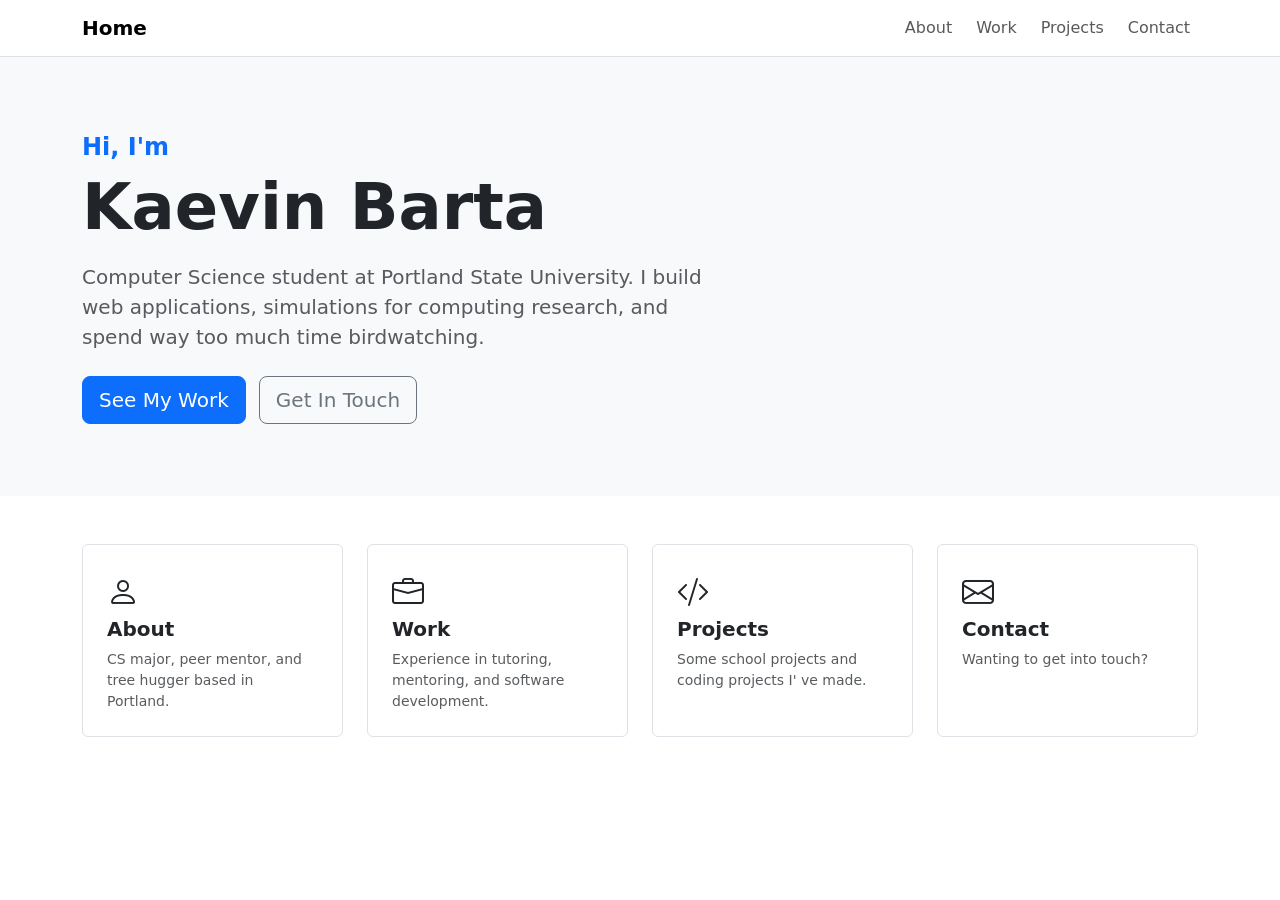
<file: index.html>
<!doctype html>
<html lang="en">
  <head>
    <meta charset="UTF-8" />
    <meta name="viewport" content="width=device-width, initial-scale=1.0" />
    <title>Kaevin Barta</title>
    <link
      rel="stylesheet"
      href="https://cdn.jsdelivr.net/npm/bootstrap@5.3.3/dist/css/bootstrap.min.css"
    />
    <!-- bootstrap icons -->
    <link
      rel="stylesheet"
      href="https://cdn.jsdelivr.net/npm/bootstrap-icons@1.11.3/font/bootstrap-icons.min.css"
    />
    <link rel="stylesheet" href="style.css" />
  </head>
  <body>
    <!-- top nav -->
    <nav
      class="navbar navbar-expand-md navbar-light bg-white border-bottom sticky-top"
    >
      <div class="container">
        <a class="navbar-brand fw-bold" href="index.html">Home</a>

        <!-- hamburger button (shows up on small screens)-->
        <button
          class="navbar-toggler"
          type="button"
          data-bs-toggle="collapse"
          data-bs-target="#mainNav"
          aria-controls="mainNav"
          aria-expanded="false"
          aria-label="Toggle navigation"
        >
          <span class="navbar-toggler-icon"></span>
        </button>

        <!-- page links -->
        <div class="collapse navbar-collapse" id="mainNav">
          <ul class="navbar-nav ms-auto gap-2">
            <li class="nav-item">
              <a class="nav-link" href="about.html">About</a>
            </li>
            <li class="nav-item">
              <a class="nav-link" href="work.html">Work</a>
            </li>
            <li class="nav-item">
              <a class="nav-link" href="projects.html">Projects</a>
            </li>
            <li class="nav-item">
              <a class="nav-link" href="contact.html">Contact</a>
            </li>
          </ul>
        </div>
      </div>
    </nav>

    <!-- main intro section -->
    <section class="py-5 bg-light">
      <div class="container py-4">
        <div class="row align-items-center">
          <div class="col-md-7">
            <p class="text-primary fw-semibold fs-4 mb-1">Hi, I'm</p>
            <h1 class="display-3 fw-bold mb-3">Kaevin Barta</h1>
            <p class="lead text-muted mb-4">
              Computer Science student at Portland State University. I build web
              applications, simulations for computing research, and spend way
              too much time birdwatching.
            </p>
            <a href="projects.html" class="btn btn-primary btn-lg me-2"
              >See My Work</a
            >
            <a href="contact.html" class="btn btn-outline-secondary btn-lg"
              >Get In Touch</a
            >
          </div>
        </div>
      </div>
    </section>

    <!-- Navigation menu  -->
    <section class="py-5">
      <div class="container">
        <div class="row g-4">
          <div class="col-sm-6 col-lg-3">
            <a href="about.html" class="text-decoration-none">
              <div class="card h-100 border hover-card">
                <div class="card-body p-4">
                  <i class="bi bi-person fs-2 mb-3"></i>
                  <h2 class="h5 fw-semibold">About</h2>
                  <p class="text-muted small mb-0">
                    CS major, peer mentor, and tree hugger based in Portland.
                  </p>
                </div>
              </div>
            </a>
          </div>

          <div class="col-sm-6 col-lg-3">
            <a href="work.html" class="text-decoration-none">
              <div class="card h-100 border hover-card">
                <div class="card-body p-4">
                  <i class="bi bi-briefcase fs-2 mb-3"></i>
                  <h2 class="h5 fw-semibold">Work</h2>
                  <p class="text-muted small mb-0">
                    Experience in tutoring, mentoring, and software development.
                  </p>
                </div>
              </div>
            </a>
          </div>

          <div class="col-sm-6 col-lg-3">
            <a href="projects.html" class="text-decoration-none">
              <div class="card h-100 border hover-card">
                <div class="card-body p-4">
                  <i class="bi bi-code-slash fs-2 mb-3"></i>
                  <h2 class="h5 fw-semibold">Projects</h2>
                  <p class="text-muted small mb-0">
                    Some school projects and coding projects I' ve made.
                  </p>
                </div>
              </div>
            </a>
          </div>

          <div class="col-sm-6 col-lg-3">
            <a href="contact.html" class="text-decoration-none">
              <div class="card h-100 border hover-card">
                <div class="card-body p-4">
                  <i class="bi bi-envelope fs-2 mb-3"></i>
                  <h2 class="h5 fw-semibold">Contact</h2>
                  <p class="text-muted small mb-0">
                    Wanting to get into touch?
                  </p>
                </div>
              </div>
            </a>
          </div>
        </div>
      </div>
    </section>
    <!-- javascript -->
    <script src="https://cdn.jsdelivr.net/npm/bootstrap@5.3.3/dist/js/bootstrap.bundle.min.js"></script>
    <script src="script.js"></script>
  </body>
</html>
</file>
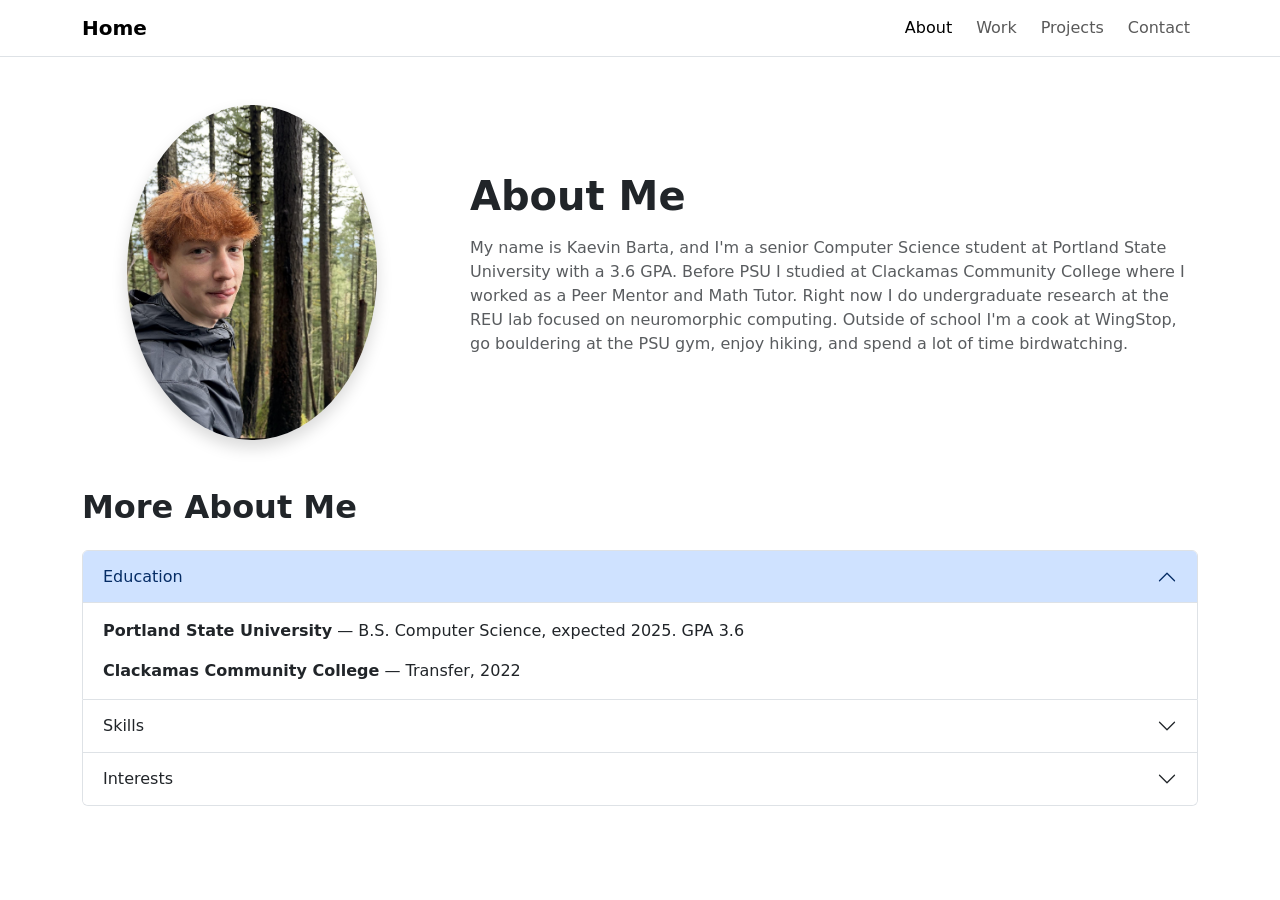
<file: about.html>
<!doctype html>
<html lang="en">
  <head>
    <meta charset="UTF-8" />
    <meta name="viewport" content="width=device-width, initial-scale=1.0" />
    <title>About: Kaevin Barta</title>
    <link
      rel="stylesheet"
      href="https://cdn.jsdelivr.net/npm/bootstrap@5.3.3/dist/css/bootstrap.min.css"
    />
    <link rel="stylesheet" href="style.css" />
  </head>
  <body>
    <!-- NAVBAR -->
    <nav
      class="navbar navbar-expand-md navbar-light bg-white border-bottom sticky-top"
    >
      <div class="container">
        <a class="navbar-brand fw-bold" href="index.html">Home</a>
        <button
          class="navbar-toggler"
          type="button"
          data-bs-toggle="collapse"
          data-bs-target="#mainNav"
          aria-controls="mainNav"
          aria-expanded="false"
          aria-label="Toggle navigation"
        >
          <span class="navbar-toggler-icon"></span>
        </button>
        <div class="collapse navbar-collapse" id="mainNav">
          <ul class="navbar-nav ms-auto gap-2">
            <li class="nav-item">
              <a class="nav-link active" href="about.html">About</a>
            </li>
            <li class="nav-item">
              <a class="nav-link" href="work.html">Work</a>
            </li>
            <li class="nav-item">
              <a class="nav-link" href="projects.html">Projects</a>
            </li>
            <li class="nav-item">
              <a class="nav-link" href="contact.html">Contact</a>
            </li>
          </ul>
        </div>
      </div>
    </nav>

    <!-- ABOUT -->
    <!-- for padding on the y (top & bottom) -->
    <section class="py-5">
      <div class="container">
        <div class="row align-items-center g-5">
          <div class="col-md-4 text-center">
            <!-- profile picture -->
            <img
              src="images/GoofyForestSelfie.jpg"
              alt="Kaevin Barta"
              class="img-fluid rounded-circle shadow"
              style="max-width: 250px"
            />
          </div>

          <!-- bio -->
          <div class="col-md-8">
            <h1 class="fw-bold mb-3">About Me</h1>
            <p class="text-muted">
              My name is Kaevin Barta, and I'm a senior Computer Science student
              at Portland State University with a 3.6 GPA. Before PSU I studied
              at Clackamas Community College where I worked as a Peer Mentor and
              Math Tutor. Right now I do undergraduate research at the REU lab
              focused on neuromorphic computing. Outside of school I'm a cook at
              WingStop, go bouldering at the PSU gym, enjoy hiking, and spend a
              lot of time birdwatching.
            </p>
          </div>
        </div>

        <!-- ACCORDION -->
        <div class="row mt-5">
          <div class="col">
            <h2 class="fw-bold mb-4">More About Me</h2>
            <div class="accordion" id="aboutAccordion">
              <div class="accordion-item">
                <!-- school stuff -->
                <h2 class="accordion-header">
                  <button
                    class="accordion-button"
                    type="button"
                    data-bs-toggle="collapse"
                    data-bs-target="#collapseEducation"
                    aria-expanded="true"
                    aria-controls="collapseEducation"
                  >
                    Education
                  </button>
                </h2>
                <div
                  id="collapseEducation"
                  class="accordion-collapse collapse show"
                  data-bs-parent="#aboutAccordion"
                >
                  <div class="accordion-body">
                    <p>
                      <b>Portland State University</b> — B.S. Computer Science,
                      expected 2025. GPA 3.6
                    </p>
                    <p class="mb-0">
                      <b>Clackamas Community College</b> — Transfer, 2022
                    </p>
                  </div>
                </div>
              </div>

              <div class="accordion-item">
                <!-- skills -->
                <h2 class="accordion-header">
                  <button
                    class="accordion-button collapsed"
                    type="button"
                    data-bs-toggle="collapse"
                    data-bs-target="#collapseSkills"
                    aria-expanded="false"
                    aria-controls="collapseSkills"
                  >
                    Skills
                  </button>
                </h2>
                <div
                  id="collapseSkills"
                  class="accordion-collapse collapse"
                  data-bs-parent="#aboutAccordion"
                >
                  <div class="accordion-body">
                    <p>
                      JavaScript, HTML, CSS, Bootstrap, React, Python, Java, C,
                      C++, C#
                    </p>
                    <p class="mb-0">
                      Git, Linux, REST APIs, Android Development, SPICE sims
                    </p>
                  </div>
                </div>
              </div>

              <div class="accordion-item">
                <!-- hobbies -->
                <h2 class="accordion-header">
                  <button
                    class="accordion-button collapsed"
                    type="button"
                    data-bs-toggle="collapse"
                    data-bs-target="#collapseInterests"
                    aria-expanded="false"
                    aria-controls="collapseInterests"
                  >
                    Interests
                  </button>
                </h2>
                <div
                  id="collapseInterests"
                  class="accordion-collapse collapse"
                  data-bs-parent="#aboutAccordion"
                >
                  <div class="accordion-body">
                    Rock climbing, snowboarding, birdwatching, hiking, and
                    sushi.
                  </div>
                </div>
              </div>
            </div>
          </div>
        </div>
      </div>
    </section>

    <script src="https://cdn.jsdelivr.net/npm/bootstrap@5.3.3/dist/js/bootstrap.bundle.min.js"></script>
    <script src="script.js"></script>
  </body>
</html>
</file>
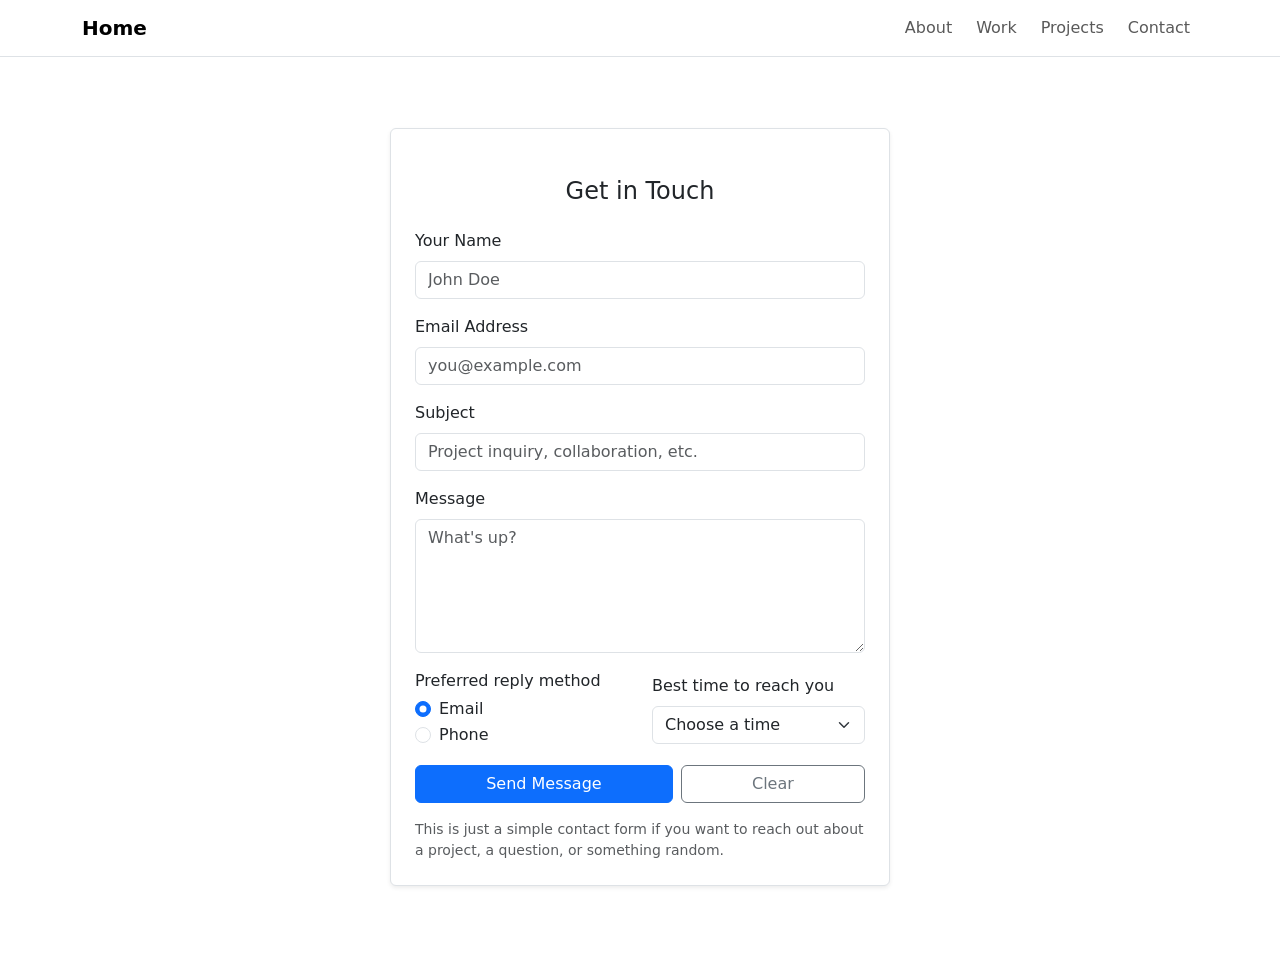
<file: contact.html>
<!doctype html>

<html lang="en">
  <head>
    <meta charset="UTF-8" />
    <meta name="viewport" content="width=device-width, initial-scale=1.0" />
    <title>Contact: Kaevin Barta</title>
    <link
      href="https://cdn.jsdelivr.net/npm/bootstrap@5.3.3/dist/css/bootstrap.min.css"
      rel="stylesheet"
    />
    <script src="https://cdn.jsdelivr.net/npm/bootstrap@5.3.3/dist/js/bootstrap.bundle.min.js"></script>
  </head>
  <body>
    <!-- NAVBAR -->
    <nav
      class="navbar navbar-expand-md navbar-light bg-white border-bottom sticky-top"
    >
      <div class="container">
        <a class="navbar-brand fw-bold" href="index.html">Home</a>

        <!-- menu button for small screens -->
        <button
          class="navbar-toggler"
          type="button"
          data-bs-toggle="collapse"
          data-bs-target="#mainNav"
          aria-controls="mainNav"
          aria-expanded="false"
          aria-label="Toggle navigation"
        >
          <span class="navbar-toggler-icon"></span>
        </button>

        <!-- page links -->
        <div class="collapse navbar-collapse" id="mainNav">
          <ul class="navbar-nav ms-auto gap-2">
            <li class="nav-item">
              <a class="nav-link" href="about.html">About</a>
            </li>
            <li class="nav-item">
              <a class="nav-link" href="work.html">Work</a>
            </li>
            <li class="nav-item">
              <a class="nav-link" href="projects.html">Projects</a>
            </li>
            <li class="nav-item">
              <a class="nav-link" href="contact.html">Contact</a>
            </li>
          </ul>
        </div>
      </div>
    </nav>
    <div class="d-flex justify-content-center align-items-center min-vh-100">
      <form
        method="get"
        class="bg-white border rounded p-4 shadow-sm"
        style="max-width: 500px; min-width: 400px; width: 100%"
      >
        <h1 class="h4 text-center m-4">Get in Touch</h1>

        <div class="mb-3">
          <label for="name" class="form-label">Your Name</label>
          <input
            type="text"
            id="name"
            name="name"
            class="form-control"
            placeholder="John Doe"
          />
        </div>

        <div class="mb-3">
          <label for="email" class="form-label">Email Address</label>
          <input
            type="email"
            id="email"
            name="email"
            class="form-control"
            placeholder="you@example.com"
          />
        </div>

        <div class="mb-3">
          <label for="subject" class="form-label">Subject</label>
          <input
            type="text"
            id="subject"
            name="subject"
            class="form-control"
            placeholder="Project inquiry, collaboration, etc."
          />
        </div>

        <div class="mb-3">
          <label for="message" class="form-label">Message</label>
          <textarea
            id="message"
            name="message"
            class="form-control"
            rows="5"
            placeholder="What's up?"
          ></textarea>
        </div>

        <div class="mb-3 row align-items-center">
          <div class="col-sm-6">
            <label class="form-label mb-1">Preferred reply method</label>
            <div class="form-check">
              <input
                class="form-check-input"
                type="radio"
                name="contactMethod"
                id="replyEmail"
                value="email"
                checked
              />
              <label class="form-check-label" for="replyEmail">Email</label>
            </div>
            <div class="form-check">
              <input
                class="form-check-input"
                type="radio"
                name="contactMethod"
                id="replyPhone"
                value="phone"
              />
              <label class="form-check-label" for="replyPhone">Phone</label>
            </div>
          </div>
          <div class="col-sm-6">
            <label for="availability" class="form-label"
              >Best time to reach you</label
            >
            <select id="availability" name="availability" class="form-select">
              <option value="">Choose a time</option>
              <option value="morning">Morning</option>
              <option value="afternoon">Afternoon</option>
              <option value="evening">Evening</option>
            </select>
          </div>
        </div>

        <div class="d-flex gap-2 mb-3">
          <input
            type="submit"
            value="Send Message"
            class="btn btn-primary flex-grow-1"
          />
          <input
            type="reset"
            value="Clear"
            class="btn btn-outline-secondary flex-grow-1"
          />
        </div>

        <p class="text-muted small mb-0">
          This is just a simple contact form if you want to reach out about a
          project, a question, or something random.
        </p>
      </form>
    </div>
  </body>
</html>
</file>
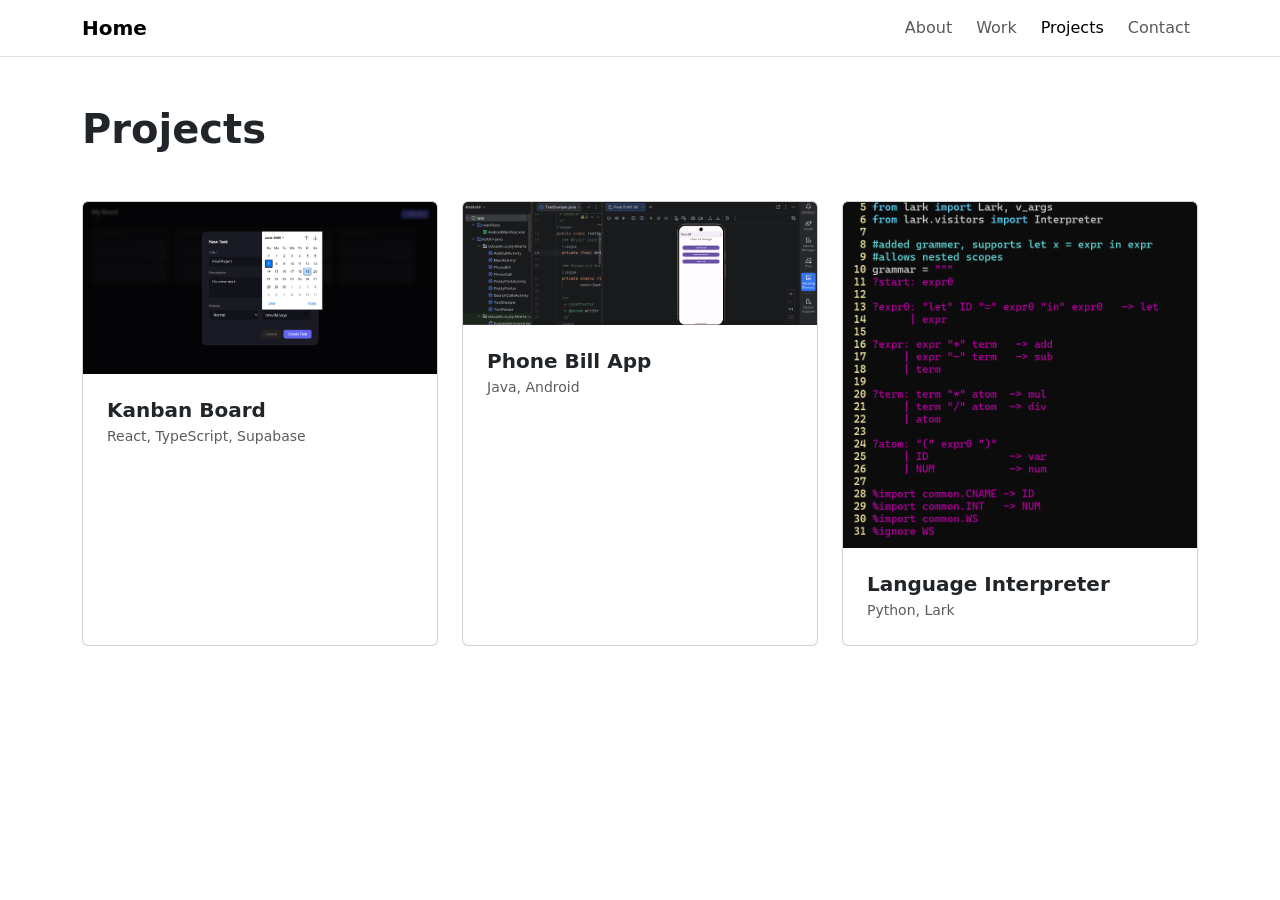
<file: projects.html>
<!doctype html>
<html lang="en">
  <head>
    <meta charset="UTF-8" />
    <meta name="viewport" content="width=device-width, initial-scale=1.0" />
    <title>Projects - Kaevin Barta</title>
    <link
      rel="stylesheet"
      href="https://cdn.jsdelivr.net/npm/bootstrap@5.3.3/dist/css/bootstrap.min.css"
    />
    <link rel="stylesheet" href="style.css" />
  </head>
  <body>
    <!-- NAVBAR -->
    <nav
      class="navbar navbar-expand-md navbar-light bg-white border-bottom sticky-top"
    >
      <div class="container">
        <a class="navbar-brand fw-bold" href="index.html">Home </a>
        <button
          class="navbar-toggler"
          type="button"
          data-bs-toggle="collapse"
          data-bs-target="#mainNav"
          aria-controls="mainNav"
          aria-expanded="false"
          aria-label="Toggle navigation"
        >
          <span class="navbar-toggler-icon"></span>
        </button>
        <div class="collapse navbar-collapse" id="mainNav">
          <ul class="navbar-nav ms-auto gap-2">
            <li class="nav-item">
              <a class="nav-link" href="about.html">About</a>
            </li>
            <li class="nav-item">
              <a class="nav-link" href="work.html">Work</a>
            </li>
            <li class="nav-item">
              <a class="nav-link active" href="projects.html">Projects</a>
            </li>
            <li class="nav-item">
              <a class="nav-link" href="contact.html">Contact</a>
            </li>
          </ul>
        </div>
      </div>
    </nav>

    <section class="py-5">
      <div class="container">
        <h1 class="fw-bold mb-5">Projects</h1>
        <!-- project cards -->
        <div class="row g-4">
          <!-- Kanban project -->
          <!-- opens the modal for this card -->
          <div class="col-md-4">
            <div
              class="card h-100 hover-card"
              role="button"
              data-bs-toggle="modal"
              data-bs-target="#kanbanModal"
            >
              <img
                src="images/kanban.png"
                class="card-img-top"
                alt="Kanban board screenshot"
              />
              <div class="card-body p-4">
                <h2 class="h5 fw-semibold mb-1">Kanban Board</h2>
                <p class="text-muted small mb-0">React, TypeScript, Supabase</p>
              </div>
            </div>
          </div>

          <!-- phone bill app -->
          <div class="col-md-4">
            <div
              class="card h-100 hover-card"
              role="button"
              data-bs-toggle="modal"
              data-bs-target="#androidModal"
            >
              <img
                src="images/android.png"
                class="card-img-top"
                alt="Android app screenshot"
              />
              <div class="card-body p-4">
                <h2 class="h5 fw-semibold mb-1">Phone Bill App</h2>
                <p class="text-muted small mb-0">Java, Android</p>
              </div>
            </div>
          </div>

          <!-- letex.py -->
          <div class="col-md-4">
            <div
              class="card h-100 hover-card"
              role="button"
              data-bs-toggle="modal"
              data-bs-target="#interpreterModal"
            >
              <img
                src="images/letex-py.png"
                class="card-img-top"
                alt="Language interpreter screenshot"
              />
              <div class="card-body p-4">
                <h2 class="h5 fw-semibold mb-1">Language Interpreter</h2>
                <p class="text-muted small mb-0">Python, Lark</p>
              </div>
            </div>
          </div>
        </div>
      </div>
    </section>

    <!-- Kanban modal -->
    <div
      class="modal fade"
      id="kanbanModal"
      tabindex="-1"
      aria-labelledby="kanbanModalLabel"
      aria-hidden="true"
    >
      <div class="modal-dialog modal-lg">
        <div class="modal-content">
          <div class="modal-header">
            <h3 class="modal-title h5 fw-semibold" id="kanbanModalLabel">
              Kanban Board
            </h3>
            <button
              type="button"
              class="btn-close"
              data-bs-dismiss="modal"
              aria-label="Close"
            ></button>
          </div>
          <div class="modal-body">
            <img
              src="images/kanban.png"
              class="img-fluid rounded mb-3"
              alt="Kanban board screenshot"
            />
            <p class="text-muted small">
              I made a simple Kanban board for an interview style project. It
              lets you move tasks around, updates stuff in real time, and has
              login stuff set up too.
            </p>
            <p class="text-muted small mb-0">
              <strong>Tech:</strong> Vite, React, TypeScript, Supabase, dnd-kit,
              deployed to Vercel
            </p>
            <a
              href="https://github.com/KDawg2004/kanban-board"
              target="_blank"
              class="btn btn-outline-secondary btn-sm mt-3"
              >View on GitHub</a
            >
          </div>
        </div>
      </div>
    </div>

    <!-- Android modal -->
    <div
      class="modal fade"
      id="androidModal"
      tabindex="-1"
      aria-labelledby="androidModalLabel"
      aria-hidden="true"
    >
      <div class="modal-dialog modal-lg">
        <div class="modal-content">
          <div class="modal-header">
            <h3 class="modal-title h5 fw-semibold" id="androidModalLabel">
              Phone Bill App
            </h3>
            <button
              type="button"
              class="btn-close"
              data-bs-dismiss="modal"
              aria-label="Close"
            ></button>
          </div>
          <div class="modal-body">
            <img
              src="images/android.png"
              class="img-fluid rounded mb-3"
              alt="Android app screenshot"
            />
            <p class="text-muted small">
              This is an Android app for tracking phone bills. It has search,
              date filters, and a cleaner view for the bill info. It was a class
              project, so it is not fully finished yet.
            </p>
            <p class="text-muted small mb-0">
              <strong>Tech:</strong> Java, Android SDK, XML layouts
            </p>
            <!-- open new tab -->
            <a
              href="https://github.com/KDawg2004/PhoneBillWebApp-Mock"
              target="_blank"
              class="btn btn-outline-secondary btn-sm mt-3"
              >View on GitHub</a
            >
          </div>
        </div>
      </div>
    </div>

    <!-- letex.py modal -->
    <div
      class="modal fade"
      id="interpreterModal"
      tabindex="-1"
      aria-labelledby="interpreterModalLabel"
      aria-hidden="true"
    >
      <div class="modal-dialog modal-lg">
        <div class="modal-content">
          <div class="modal-header">
            <h3 class="modal-title h5 fw-semibold" id="interpreterModalLabel">
              Language Interpreter
            </h3>
            <button
              type="button"
              class="btn-close"
              data-bs-dismiss="modal"
              aria-label="Close"
            ></button>
          </div>
          <div class="modal-body">
            <img
              src="images/letex-py.png"
              class="img-fluid rounded mb-3"
              alt="Language interpreter screenshot"
            />
            <p class="text-muted small">
              I made a small language interpreter in Python. I built the grammar
              and used Lark to parse and run expressions for a programming
              languages class.
            </p>
            <p class="text-muted small mb-0">
              <strong>Tech:</strong> Python, Lark
            </p>
            <a
              href="https://github.com/KDawg2004/PythonInterpreter"
              target="_blank"
              class="btn btn-outline-secondary btn-sm mt-3"
              >View on GitHub</a
            >
          </div>
        </div>
      </div>
    </div>

    <script src="https://cdn.jsdelivr.net/npm/bootstrap@5.3.3/dist/js/bootstrap.bundle.min.js"></script>
    <script src="script.js"></script>
  </body>
</html>
</file>
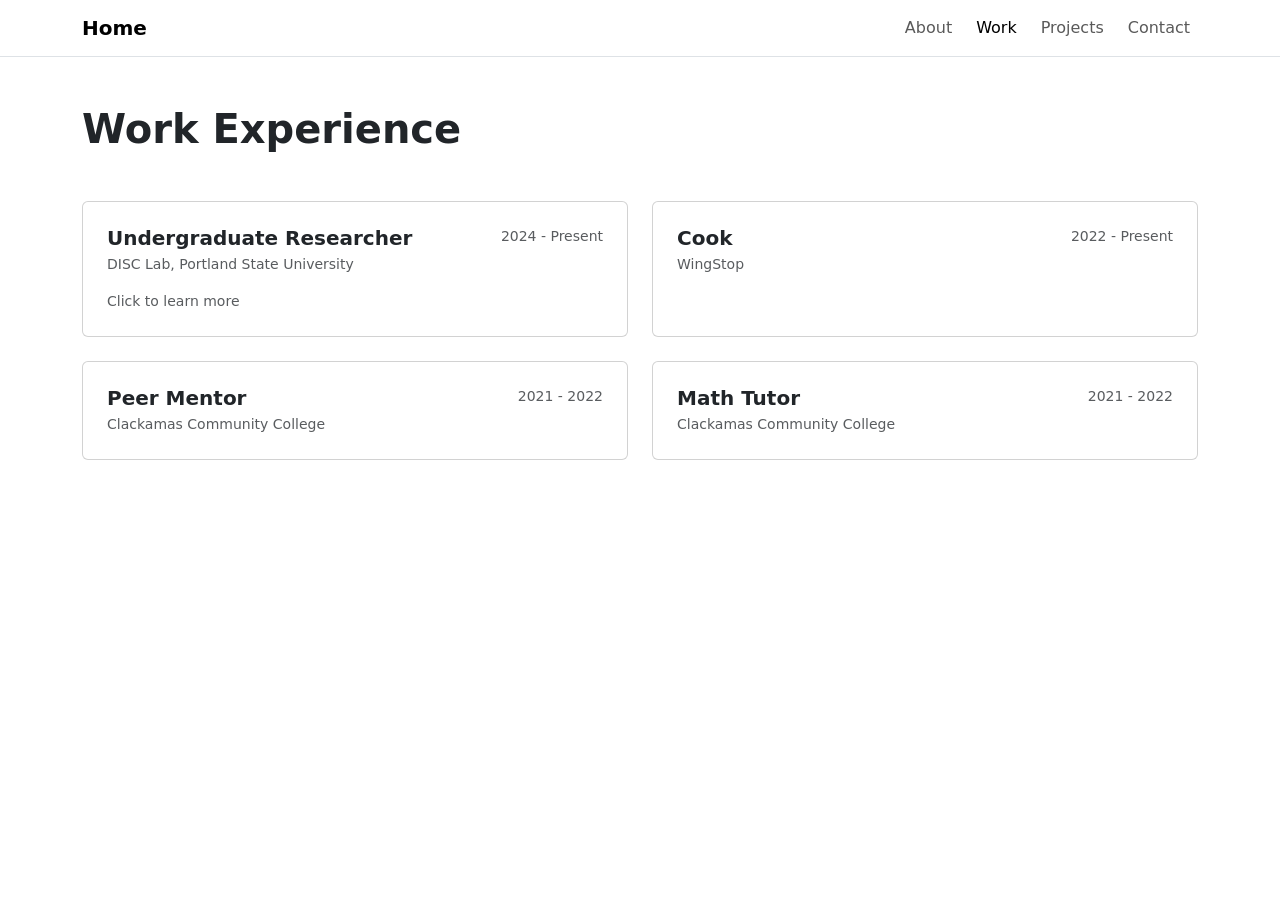
<file: work.html>
<!doctype html>
<html lang="en">
  <head>
    <meta charset="UTF-8" />
    <meta name="viewport" content="width=device-width, initial-scale=1.0" />
    <title>Work: Kaevin Barta</title>
    <link
      rel="stylesheet"
      href="https://cdn.jsdelivr.net/npm/bootstrap@5.3.3/dist/css/bootstrap.min.css"
    />
    <link rel="stylesheet" href="style.css" />
  </head>
  <body>
    <!-- NAVBAR -->
    <nav
      class="navbar navbar-expand-md navbar-light bg-white border-bottom sticky-top"
    >
      <div class="container">
        <a class="navbar-brand fw-bold" href="index.html">Home</a>
        <button
          class="navbar-toggler"
          type="button"
          data-bs-toggle="collapse"
          data-bs-target="#mainNav"
          aria-controls="mainNav"
          aria-expanded="false"
          aria-label="Toggle navigation"
        >
          <span class="navbar-toggler-icon"></span>
        </button>
        <div class="collapse navbar-collapse" id="mainNav">
          <ul class="navbar-nav ms-auto gap-2">
            <li class="nav-item">
              <a class="nav-link" href="about.html">About</a>
            </li>
            <li class="nav-item">
              <a class="nav-link active" href="work.html">Work</a>
            </li>
            <li class="nav-item">
              <a class="nav-link" href="projects.html">Projects</a>
            </li>
            <li class="nav-item">
              <a class="nav-link" href="contact.html">Contact</a>
            </li>
          </ul>
        </div>
      </div>
    </nav>

    <section class="py-5">
      <div class="container">
        <h1 class="fw-bold mb-5">Work Experience</h1>
        <div class="row g-4" id="work-cards">
          <div class="col-md-6">
            <div class="card h-100 hover-card" role="button">
              <div class="card-body p-4">
                <div class="d-flex justify-content-between align-items-start">
                  <div>
                    <h2 class="h5 fw-semibold mb-1">
                      Undergraduate Researcher
                    </h2>
                    <p class="text-muted small mb-0">
                      DISC Lab, Portland State University
                    </p>
                  </div>
                  <span class="text-muted small">2024 - Present</span>
                </div>
                <div class="card-details mt-3" style="display: none">
                  <p class="text-muted small mb-0">
                    Doing research on neuromorphic computing, specifically
                    memristive and memcapacitive crossbar arrays. Working with
                    LTspice for circuit simulation and studying in-memory
                    computing architectures.
                  </p>
                </div>
                <p class="text-muted small mb-0 mt-3 click-hint">
                  Click to learn more
                </p>
              </div>
            </div>
          </div>

          <div class="col-md-6">
            <div class="card h-100 hover-card" role="button">
              <div class="card-body p-4">
                <div class="d-flex justify-content-between align-items-start">
                  <div>
                    <h2 class="h5 fw-semibold mb-1">Cook</h2>
                    <p class="text-muted small mb-0">WingStop</p>
                  </div>
                  <span class="text-muted small">2022 - Present</span>
                </div>
                <div class="card-details mt-3" style="display: none">
                  <p class="text-muted small mb-0">
                    Food prep, cashiering, and line cooking in a fast paced
                    environment. Developed time management and teamwork skills
                    while working.
                  </p>
                </div>
              </div>
            </div>
          </div>

          <div class="col-md-6">
            <div class="card h-100 hover-card" role="button">
              <div class="card-body p-4">
                <div class="d-flex justify-content-between align-items-start">
                  <div>
                    <h2 class="h5 fw-semibold mb-1">Peer Mentor</h2>
                    <p class="text-muted small mb-0">
                      Clackamas Community College
                    </p>
                  </div>
                  <span class="text-muted small">2021 - 2022</span>
                </div>
                <div class="card-details mt-3" style="display: none">
                  <p class="text-muted small mb-0">
                    Supported incoming students with academic and social
                    transitions to college. Led group sessions and connected
                    students with campus resources.
                  </p>
                </div>
              </div>
            </div>
          </div>

          <div class="col-md-6">
            <div class="card h-100 hover-card" role="button">
              <div class="card-body p-4">
                <div class="d-flex justify-content-between align-items-start">
                  <div>
                    <h2 class="h5 fw-semibold mb-1">Math Tutor</h2>
                    <p class="text-muted small mb-0">
                      Clackamas Community College
                    </p>
                  </div>
                  <span class="text-muted small">2021 - 2022</span>
                </div>
                <div class="card-details mt-3" style="display: none">
                  <p class="text-muted small mb-0">
                    Tutored students in math courses ranging from algebra to
                    calculus. Helped students break down problems and build
                    confidence in the subject.
                  </p>
                </div>
              </div>
            </div>
          </div>
        </div>
      </div>
    </section>

    <script src="https://cdn.jsdelivr.net/npm/bootstrap@5.3.3/dist/js/bootstrap.bundle.min.js"></script>
    <script src="script.js"></script>
  </body>
</html>
</file>
<file: style.css>
/* Contact */
form {
  max-width: 400px;
}

/* index */

/* cool hover effects on the nav cards */
.hover-card {
  transition: transform 0.3s, box-shadow 0.2s;
}
 
.hover-card:hover {
  transform: translateY(-4px);
  box-shadow: 0 8px 20px rgba(0, 0, 0, 0.08);
}
</file>
